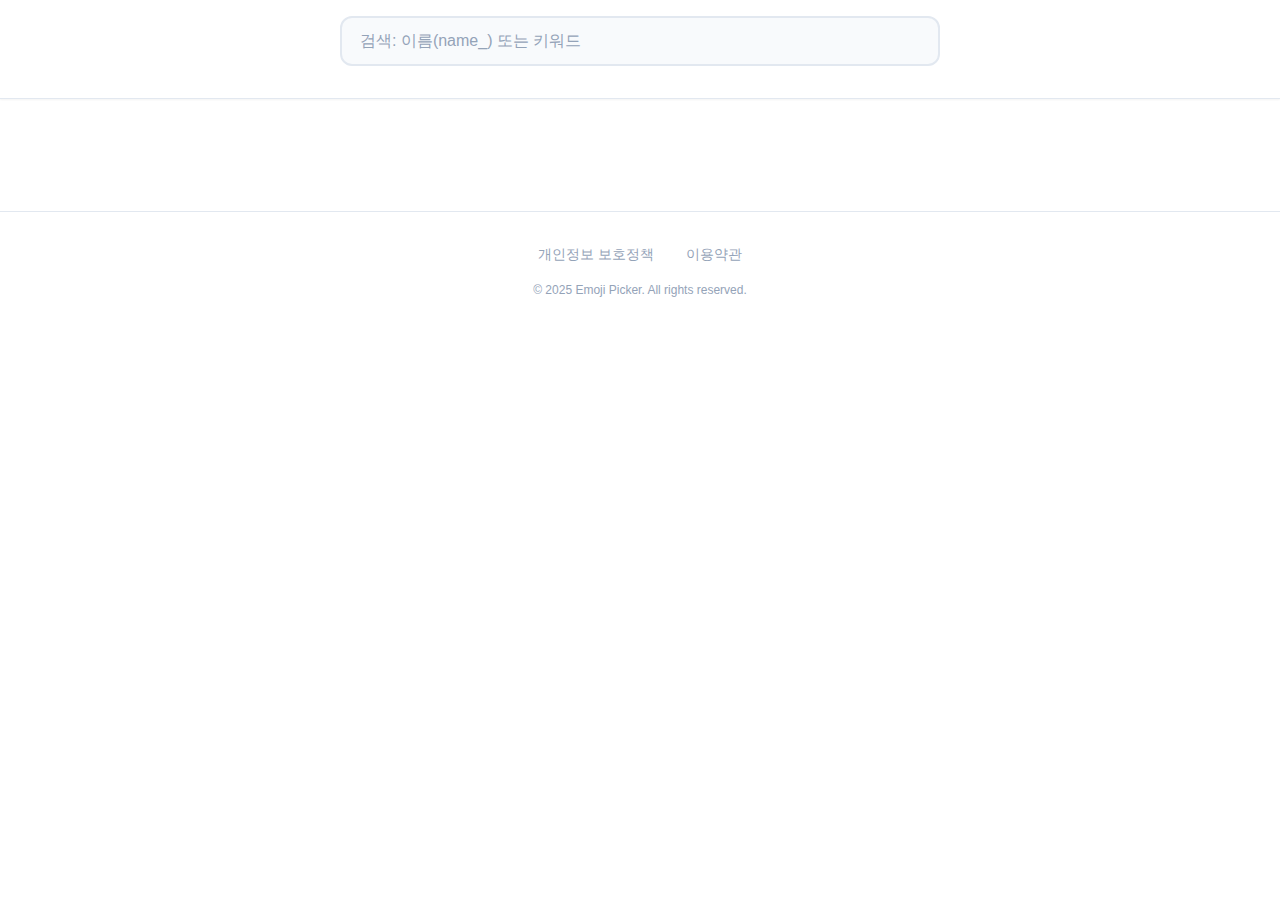
<file: index.html>
<!doctype html>
<html lang="ko">
<head>
  <meta charset="utf-8"/>
  <meta name="viewport" content="width=device-width, initial-scale=1"/>
  <title>Emoji Picker</title>
  <link rel="stylesheet" href="styles.css">
</head>
<body>
  <header class="header">
    <input id="search" class="search" placeholder="검색: 이름(name_) 또는 키워드" autocomplete="off">
    <div id="chips" class="chips"></div>
  </header>

  <main>
    <div id="grid" class="grid" aria-live="polite"></div>
    <div class="actions">
      <button id="more" class="more" hidden>더보기</button>
    </div>
  </main>

  <div id="toast" class="toast" role="status" aria-live="polite"></div>
  <div id="live" class="sr-only" aria-live="polite"></div>

  <script src="app.js"></script>
  <!-- index.html 하단, </body> 태그 직전에 추가 -->
<footer style="text-align: center; padding: 2rem; border-top: 1px solid var(--border); margin-top: 2rem;">
  <div style="display: flex; justify-content: center; gap: 2rem; margin-bottom: 1rem;">
    <a href="privacy.html" style="color: var(--text-muted); text-decoration: none; font-size: 0.875rem;">개인정보 보호정책</a>
    <a href="terms.html" style="color: var(--text-muted); text-decoration: none; font-size: 0.875rem;">이용약관</a>
  </div>
  <p style="color: var(--text-muted); font-size: 0.75rem;">© 2025 Emoji Picker. All rights reserved.</p>
</footer>
</body>
</html>
</file>
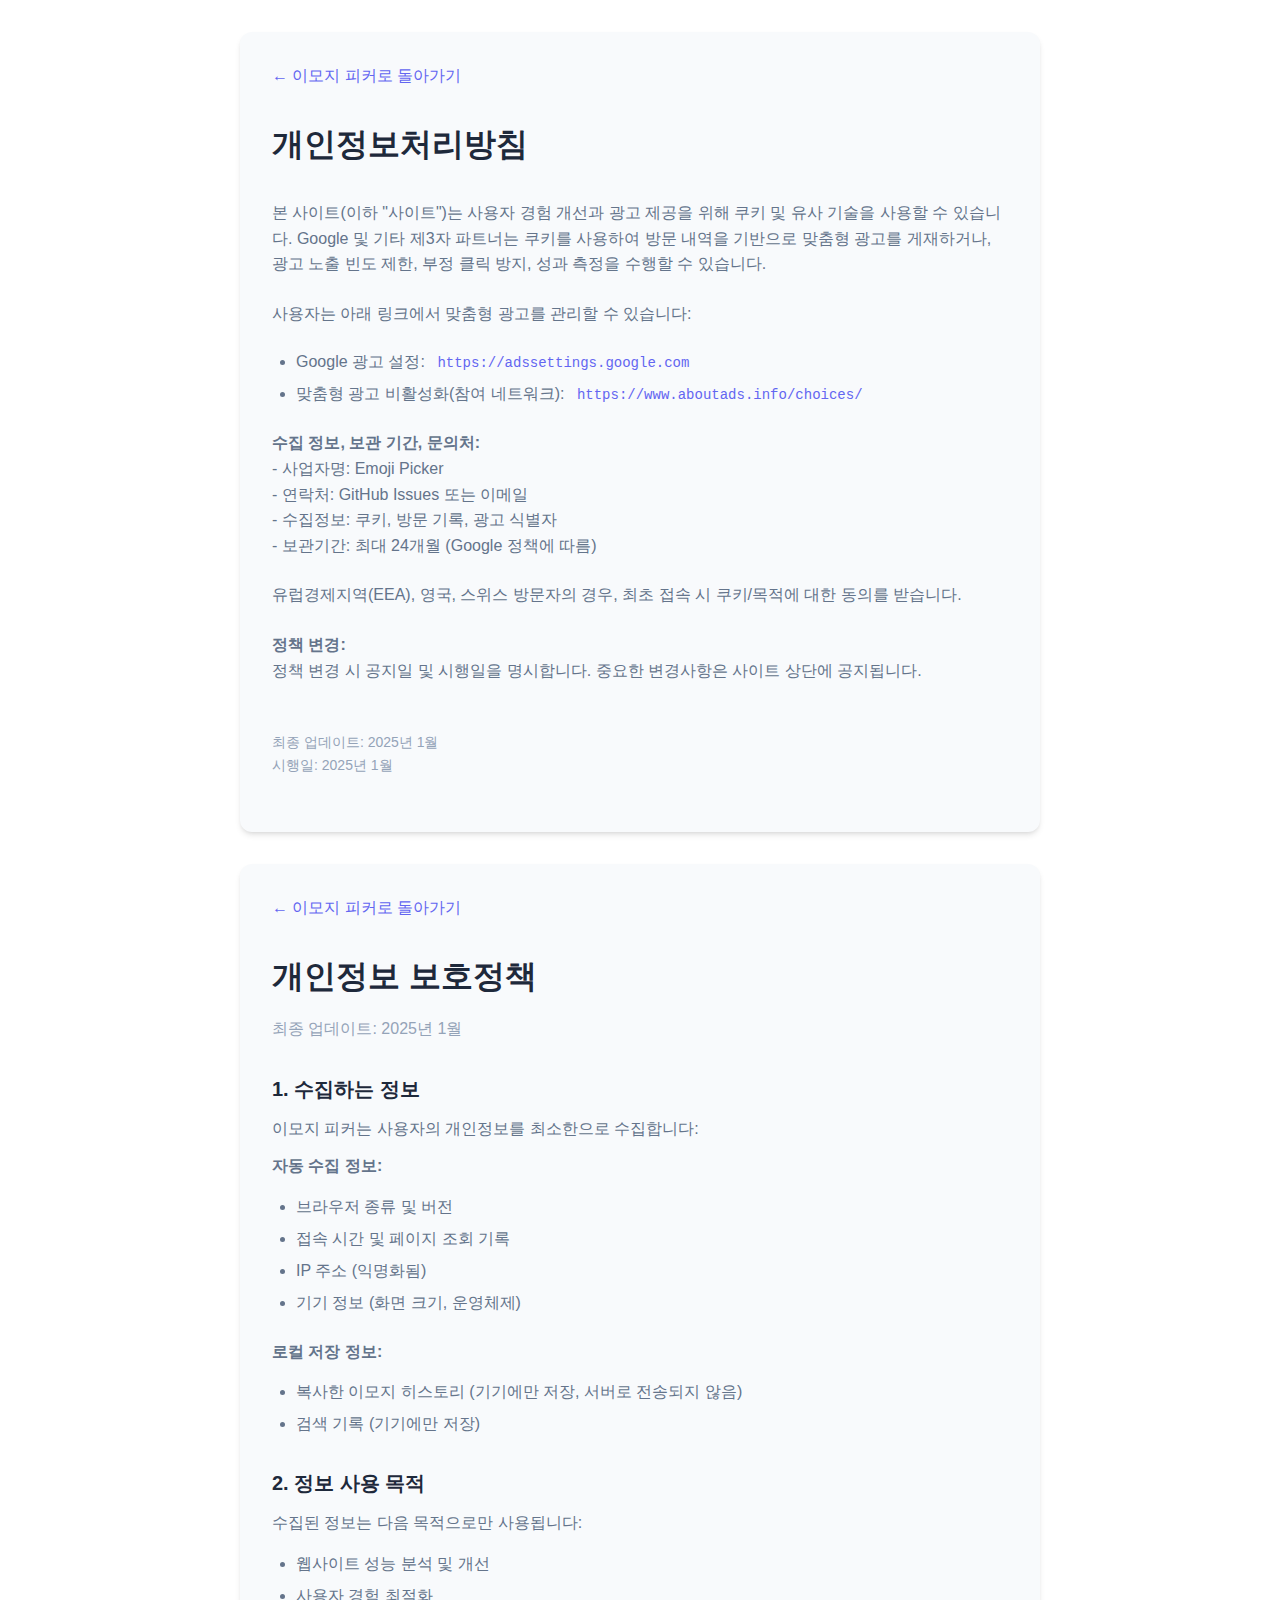
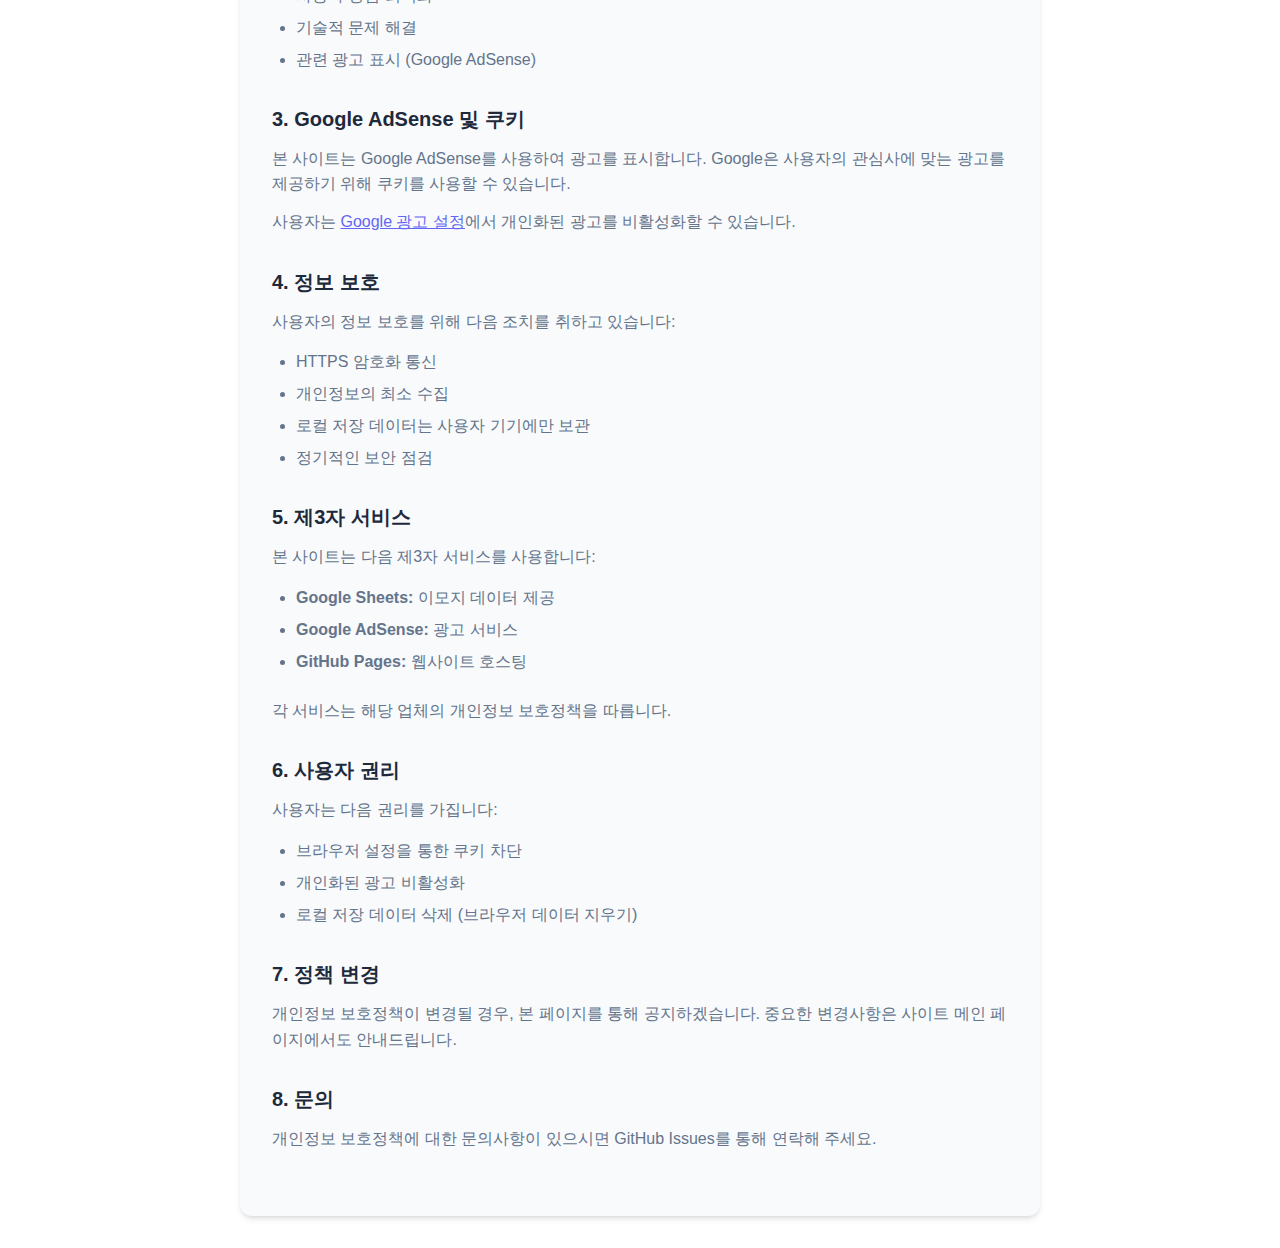
<file: provacy.html>
<!doctype html>
<html lang="ko">
<head>
  <meta charset="utf-8"/>
  <meta name="viewport" content="width=device-width, initial-scale=1"/>
  <title>개인정보처리방침 - Emoji Picker</title>
  <link rel="stylesheet" href="styles.css">
  <style>
    .policy-container {
      max-width: 800px;
      margin: 2rem auto;
      padding: 2rem;
      background: var(--surface);
      border-radius: var(--radius);
      box-shadow: var(--shadow-md);
    }
    .back-link {
      display: inline-flex;
      align-items: center;
      gap: 0.5rem;
      color: var(--primary-color);
      text-decoration: none;
      margin-bottom: 2rem;
      font-weight: 500;
    }
    .back-link:hover {
      text-decoration: underline;
    }
    h1 {
      font-size: 2rem;
      font-weight: 600;
      margin-bottom: 2rem;
      color: var(--text-primary);
    }
    p {
      line-height: 1.6;
      color: var(--text-secondary);
      margin-bottom: 1.5rem;
    }
    ul {
      margin: 1rem 0 1.5rem 1.5rem;
      color: var(--text-secondary);
    }
    li {
      margin-bottom: 0.5rem;
    }
    code {
      background: var(--surface);
      padding: 0.25rem 0.5rem;
      border-radius: var(--radius-sm);
      font-family: 'Monaco', 'Menlo', monospace;
      font-size: 0.875rem;
      color: var(--primary-color);
    }
  </style>
</head>
<body>
  <div class="policy-container">
    <a href="index.html" class="back-link">← 이모지 피커로 돌아가기</a>
    
    <h1>개인정보처리방침</h1>
    
    <p>본 사이트(이하 "사이트")는 사용자 경험 개선과 광고 제공을 위해 쿠키 및 유사 기술을 사용할 수 있습니다. Google 및 기타 제3자 파트너는 쿠키를 사용하여 방문 내역을 기반으로 맞춤형 광고를 게재하거나, 광고 노출 빈도 제한, 부정 클릭 방지, 성과 측정을 수행할 수 있습니다.</p>
    
    <p>사용자는 아래 링크에서 맞춤형 광고를 관리할 수 있습니다:</p>
    <ul>
      <li>Google 광고 설정: <code>https://adssettings.google.com</code></li>
      <li>맞춤형 광고 비활성화(참여 네트워크): <code>https://www.aboutads.info/choices/</code></li>
    </ul>
    
    <p><strong>수집 정보, 보관 기간, 문의처:</strong><br>
    - 사업자명: Emoji Picker<br>
    - 연락처: GitHub Issues 또는 이메일<br>
    - 수집정보: 쿠키, 방문 기록, 광고 식별자<br>
    - 보관기간: 최대 24개월 (Google 정책에 따름)</p>
    
    <p>유럽경제지역(EEA), 영국, 스위스 방문자의 경우, 최초 접속 시 쿠키/목적에 대한 동의를 받습니다.</p>
    
    <p><strong>정책 변경:</strong><br>
    정책 변경 시 공지일 및 시행일을 명시합니다. 중요한 변경사항은 사이트 상단에 공지됩니다.</p>
    
    <p style="color: var(--text-muted); font-size: 0.875rem; margin-top: 3rem;">
    최종 업데이트: 2025년 1월<br>
    시행일: 2025년 1월
    </p>
  </div>
</body>
</html><!doctype html>
<html lang="ko">
<head>
  <meta charset="utf-8"/>
  <meta name="viewport" content="width=device-width, initial-scale=1"/>
  <title>개인정보 보호정책 - Emoji Picker</title>
  <link rel="stylesheet" href="styles.css">
  <style>
    .policy-container {
      max-width: 800px;
      margin: 2rem auto;
      padding: 2rem;
      background: var(--surface);
      border-radius: var(--radius);
      box-shadow: var(--shadow-md);
    }
    .policy-title {
      font-size: 2rem;
      font-weight: 600;
      margin-bottom: 1rem;
      color: var(--text-primary);
    }
    .policy-section {
      margin-bottom: 2rem;
    }
    .policy-section h2 {
      font-size: 1.25rem;
      font-weight: 600;
      margin-bottom: 0.75rem;
      color: var(--text-primary);
    }
    .policy-section p {
      line-height: 1.6;
      color: var(--text-secondary);
      margin-bottom: 0.75rem;
    }
    .back-link {
      display: inline-flex;
      align-items: center;
      gap: 0.5rem;
      color: var(--primary-color);
      text-decoration: none;
      margin-bottom: 2rem;
      font-weight: 500;
    }
    .back-link:hover {
      text-decoration: underline;
    }
  </style>
</head>
<body>
  <div class="policy-container">
    <a href="index.html" class="back-link">← 이모지 피커로 돌아가기</a>
    
    <h1 class="policy-title">개인정보 보호정책</h1>
    <p style="color: var(--text-muted); margin-bottom: 2rem;">최종 업데이트: 2025년 1월</p>

    <div class="policy-section">
      <h2>1. 수집하는 정보</h2>
      <p>이모지 피커는 사용자의 개인정보를 최소한으로 수집합니다:</p>
      <p><strong>자동 수집 정보:</strong></p>
      <ul style="margin-left: 1.5rem; color: var(--text-secondary);">
        <li>브라우저 종류 및 버전</li>
        <li>접속 시간 및 페이지 조회 기록</li>
        <li>IP 주소 (익명화됨)</li>
        <li>기기 정보 (화면 크기, 운영체제)</li>
      </ul>
      <p><strong>로컬 저장 정보:</strong></p>
      <ul style="margin-left: 1.5rem; color: var(--text-secondary);">
        <li>복사한 이모지 히스토리 (기기에만 저장, 서버로 전송되지 않음)</li>
        <li>검색 기록 (기기에만 저장)</li>
      </ul>
    </div>

    <div class="policy-section">
      <h2>2. 정보 사용 목적</h2>
      <p>수집된 정보는 다음 목적으로만 사용됩니다:</p>
      <ul style="margin-left: 1.5rem; color: var(--text-secondary);">
        <li>웹사이트 성능 분석 및 개선</li>
        <li>사용자 경험 최적화</li>
        <li>기술적 문제 해결</li>
        <li>관련 광고 표시 (Google AdSense)</li>
      </ul>
    </div>

    <div class="policy-section">
      <h2>3. Google AdSense 및 쿠키</h2>
      <p>본 사이트는 Google AdSense를 사용하여 광고를 표시합니다. Google은 사용자의 관심사에 맞는 광고를 제공하기 위해 쿠키를 사용할 수 있습니다.</p>
      <p>사용자는 <a href="https://adssettings.google.com" target="_blank" style="color: var(--primary-color);">Google 광고 설정</a>에서 개인화된 광고를 비활성화할 수 있습니다.</p>
    </div>

    <div class="policy-section">
      <h2>4. 정보 보호</h2>
      <p>사용자의 정보 보호를 위해 다음 조치를 취하고 있습니다:</p>
      <ul style="margin-left: 1.5rem; color: var(--text-secondary);">
        <li>HTTPS 암호화 통신</li>
        <li>개인정보의 최소 수집</li>
        <li>로컬 저장 데이터는 사용자 기기에만 보관</li>
        <li>정기적인 보안 점검</li>
      </ul>
    </div>

    <div class="policy-section">
      <h2>5. 제3자 서비스</h2>
      <p>본 사이트는 다음 제3자 서비스를 사용합니다:</p>
      <ul style="margin-left: 1.5rem; color: var(--text-secondary);">
        <li><strong>Google Sheets:</strong> 이모지 데이터 제공</li>
        <li><strong>Google AdSense:</strong> 광고 서비스</li>
        <li><strong>GitHub Pages:</strong> 웹사이트 호스팅</li>
      </ul>
      <p>각 서비스는 해당 업체의 개인정보 보호정책을 따릅니다.</p>
    </div>

    <div class="policy-section">
      <h2>6. 사용자 권리</h2>
      <p>사용자는 다음 권리를 가집니다:</p>
      <ul style="margin-left: 1.5rem; color: var(--text-secondary);">
        <li>브라우저 설정을 통한 쿠키 차단</li>
        <li>개인화된 광고 비활성화</li>
        <li>로컬 저장 데이터 삭제 (브라우저 데이터 지우기)</li>
      </ul>
    </div>

    <div class="policy-section">
      <h2>7. 정책 변경</h2>
      <p>개인정보 보호정책이 변경될 경우, 본 페이지를 통해 공지하겠습니다. 중요한 변경사항은 사이트 메인 페이지에서도 안내드립니다.</p>
    </div>

    <div class="policy-section">
      <h2>8. 문의</h2>
      <p>개인정보 보호정책에 대한 문의사항이 있으시면 GitHub Issues를 통해 연락해 주세요.</p>
    </div>
  </div>
</body>
</html>
</file>
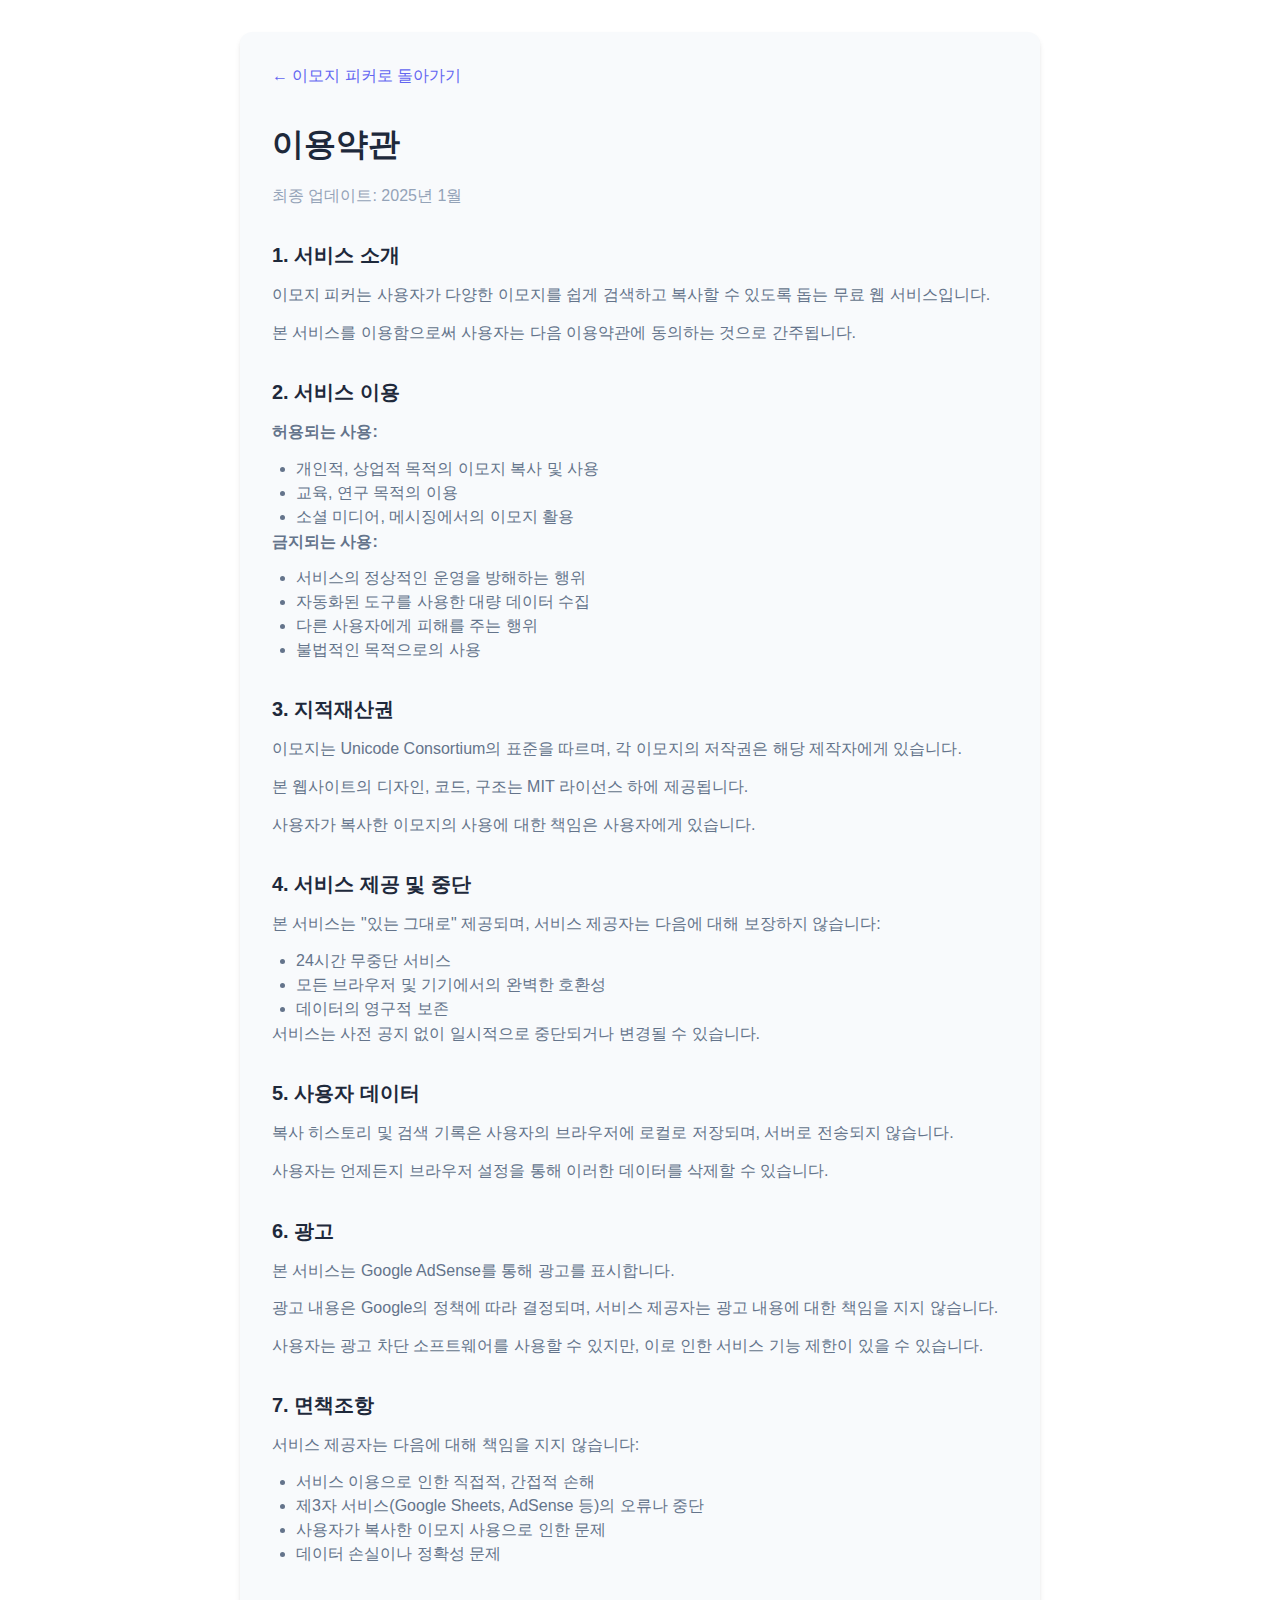
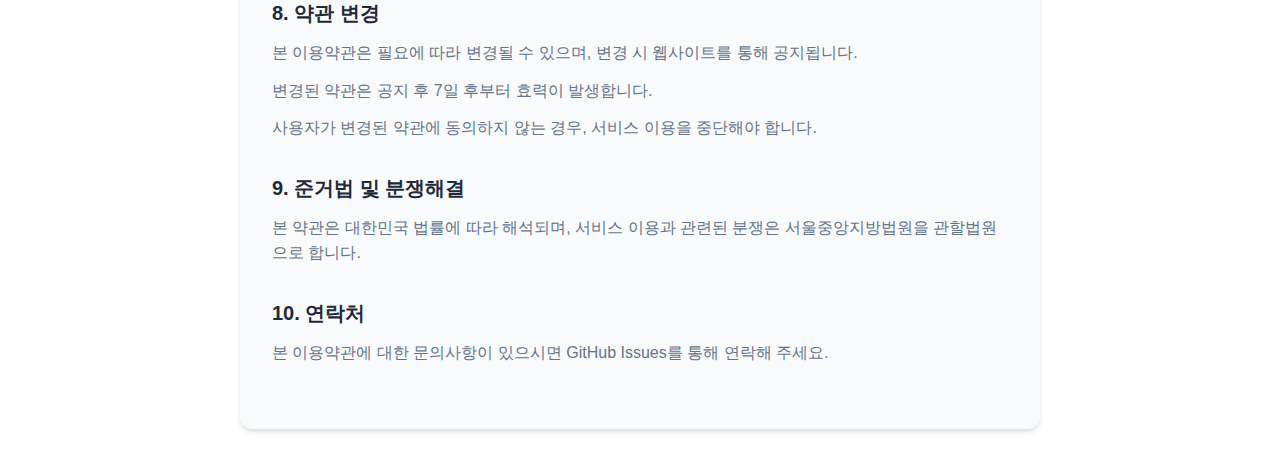
<file: terms.html>
<!doctype html>
<html lang="ko">
<head>
  <meta charset="utf-8"/>
  <meta name="viewport" content="width=device-width, initial-scale=1"/>
  <title>이용약관 - Emoji Picker</title>
  <link rel="stylesheet" href="styles.css">
  <style>
    .terms-container {
      max-width: 800px;
      margin: 2rem auto;
      padding: 2rem;
      background: var(--surface);
      border-radius: var(--radius);
      box-shadow: var(--shadow-md);
    }
    .terms-title {
      font-size: 2rem;
      font-weight: 600;
      margin-bottom: 1rem;
      color: var(--text-primary);
    }
    .terms-section {
      margin-bottom: 2rem;
    }
    .terms-section h2 {
      font-size: 1.25rem;
      font-weight: 600;
      margin-bottom: 0.75rem;
      color: var(--text-primary);
    }
    .terms-section p {
      line-height: 1.6;
      color: var(--text-secondary);
      margin-bottom: 0.75rem;
    }
    .back-link {
      display: inline-flex;
      align-items: center;
      gap: 0.5rem;
      color: var(--primary-color);
      text-decoration: none;
      margin-bottom: 2rem;
      font-weight: 500;
    }
    .back-link:hover {
      text-decoration: underline;
    }
  </style>
</head>
<body>
  <div class="terms-container">
    <a href="index.html" class="back-link">← 이모지 피커로 돌아가기</a>
    
    <h1 class="terms-title">이용약관</h1>
    <p style="color: var(--text-muted); margin-bottom: 2rem;">최종 업데이트: 2025년 1월</p>

    <div class="terms-section">
      <h2>1. 서비스 소개</h2>
      <p>이모지 피커는 사용자가 다양한 이모지를 쉽게 검색하고 복사할 수 있도록 돕는 무료 웹 서비스입니다.</p>
      <p>본 서비스를 이용함으로써 사용자는 다음 이용약관에 동의하는 것으로 간주됩니다.</p>
    </div>

    <div class="terms-section">
      <h2>2. 서비스 이용</h2>
      <p><strong>허용되는 사용:</strong></p>
      <ul style="margin-left: 1.5rem; color: var(--text-secondary);">
        <li>개인적, 상업적 목적의 이모지 복사 및 사용</li>
        <li>교육, 연구 목적의 이용</li>
        <li>소셜 미디어, 메시징에서의 이모지 활용</li>
      </ul>
      
      <p><strong>금지되는 사용:</strong></p>
      <ul style="margin-left: 1.5rem; color: var(--text-secondary);">
        <li>서비스의 정상적인 운영을 방해하는 행위</li>
        <li>자동화된 도구를 사용한 대량 데이터 수집</li>
        <li>다른 사용자에게 피해를 주는 행위</li>
        <li>불법적인 목적으로의 사용</li>
      </ul>
    </div>

    <div class="terms-section">
      <h2>3. 지적재산권</h2>
      <p>이모지는 Unicode Consortium의 표준을 따르며, 각 이모지의 저작권은 해당 제작자에게 있습니다.</p>
      <p>본 웹사이트의 디자인, 코드, 구조는 MIT 라이선스 하에 제공됩니다.</p>
      <p>사용자가 복사한 이모지의 사용에 대한 책임은 사용자에게 있습니다.</p>
    </div>

    <div class="terms-section">
      <h2>4. 서비스 제공 및 중단</h2>
      <p>본 서비스는 "있는 그대로" 제공되며, 서비스 제공자는 다음에 대해 보장하지 않습니다:</p>
      <ul style="margin-left: 1.5rem; color: var(--text-secondary);">
        <li>24시간 무중단 서비스</li>
        <li>모든 브라우저 및 기기에서의 완벽한 호환성</li>
        <li>데이터의 영구적 보존</li>
      </ul>
      <p>서비스는 사전 공지 없이 일시적으로 중단되거나 변경될 수 있습니다.</p>
    </div>

    <div class="terms-section">
      <h2>5. 사용자 데이터</h2>
      <p>복사 히스토리 및 검색 기록은 사용자의 브라우저에 로컬로 저장되며, 서버로 전송되지 않습니다.</p>
      <p>사용자는 언제든지 브라우저 설정을 통해 이러한 데이터를 삭제할 수 있습니다.</p>
    </div>

    <div class="terms-section">
      <h2>6. 광고</h2>
      <p>본 서비스는 Google AdSense를 통해 광고를 표시합니다.</p>
      <p>광고 내용은 Google의 정책에 따라 결정되며, 서비스 제공자는 광고 내용에 대한 책임을 지지 않습니다.</p>
      <p>사용자는 광고 차단 소프트웨어를 사용할 수 있지만, 이로 인한 서비스 기능 제한이 있을 수 있습니다.</p>
    </div>

    <div class="terms-section">
      <h2>7. 면책조항</h2>
      <p>서비스 제공자는 다음에 대해 책임을 지지 않습니다:</p>
      <ul style="margin-left: 1.5rem; color: var(--text-secondary);">
        <li>서비스 이용으로 인한 직접적, 간접적 손해</li>
        <li>제3자 서비스(Google Sheets, AdSense 등)의 오류나 중단</li>
        <li>사용자가 복사한 이모지 사용으로 인한 문제</li>
        <li>데이터 손실이나 정확성 문제</li>
      </ul>
    </div>

    <div class="terms-section">
      <h2>8. 약관 변경</h2>
      <p>본 이용약관은 필요에 따라 변경될 수 있으며, 변경 시 웹사이트를 통해 공지됩니다.</p>
      <p>변경된 약관은 공지 후 7일 후부터 효력이 발생합니다.</p>
      <p>사용자가 변경된 약관에 동의하지 않는 경우, 서비스 이용을 중단해야 합니다.</p>
    </div>

    <div class="terms-section">
      <h2>9. 준거법 및 분쟁해결</h2>
      <p>본 약관은 대한민국 법률에 따라 해석되며, 서비스 이용과 관련된 분쟁은 서울중앙지방법원을 관할법원으로 합니다.</p>
    </div>

    <div class="terms-section">
      <h2>10. 연락처</h2>
      <p>본 이용약관에 대한 문의사항이 있으시면 GitHub Issues를 통해 연락해 주세요.</p>
    </div>
  </div>
</body>
</html>
</file>
<file: styles.css>
/* 기본 리셋 및 변수 */
* {
  margin: 0;
  padding: 0;
  box-sizing: border-box;
}

:root {
  --primary-color: #6366f1;
  --primary-hover: #5855eb;
  --background: #ffffff;
  --surface: #f8fafc;
  --surface-hover: #f1f5f9;
  --border: #e2e8f0;
  --text-primary: #1e293b;
  --text-secondary: #64748b;
  --text-muted: #94a3b8;
  --shadow-sm: 0 1px 2px 0 rgb(0 0 0 / 0.05);
  --shadow-md: 0 4px 6px -1px rgb(0 0 0 / 0.1), 0 2px 4px -2px rgb(0 0 0 / 0.1);
  --shadow-lg: 0 10px 15px -3px rgb(0 0 0 / 0.1), 0 4px 6px -4px rgb(0 0 0 / 0.1);
  --radius: 0.75rem;
  --radius-sm: 0.5rem;
}

/* 다크 모드 */
@media (prefers-color-scheme: dark) {
  :root {
    --background: #0f172a;
    --surface: #1e293b;
    --surface-hover: #334155;
    --border: #334155;
    --text-primary: #f1f5f9;
    --text-secondary: #cbd5e1;
    --text-muted: #94a3b8;
  }
}

body {
  font-family: -apple-system, BlinkMacSystemFont, 'Segoe UI', Roboto, sans-serif;
  background-color: var(--background);
  color: var(--text-primary);
  line-height: 1.5;
  min-height: 100vh;
}

/* 접근성: 화면 리더 전용 */
.sr-only {
  position: absolute;
  width: 1px;
  height: 1px;
  padding: 0;
  margin: -1px;
  overflow: hidden;
  clip: rect(0, 0, 0, 0);
  white-space: nowrap;
  border: 0;
}

/* 헤더 */
.header {
  position: sticky;
  top: 0;
  background: var(--background);
  backdrop-filter: blur(8px);
  border-bottom: 1px solid var(--border);
  padding: 1rem;
  z-index: 100;
  box-shadow: var(--shadow-sm);
}

/* 검색바 */
.search {
  width: 100%;
  max-width: 600px;
  margin: 0 auto;
  display: block;
  padding: 0.875rem 1.125rem;
  font-size: 1rem;
  border: 2px solid var(--border);
  border-radius: var(--radius);
  background: var(--surface);
  color: var(--text-primary);
  transition: all 0.2s ease;
}

.search::placeholder {
  color: var(--text-muted);
}

.search:focus {
  outline: none;
  border-color: var(--primary-color);
  box-shadow: 0 0 0 3px rgb(99 102 241 / 0.1);
}

/* 카테고리 칩 */
.chips {
  display: flex;
  flex-wrap: wrap;
  gap: 0.5rem;
  margin-top: 1rem;
  justify-content: center;
}

.chip {
  display: inline-flex;
  align-items: center;
  gap: 0.375rem;
  padding: 0.5rem 0.875rem;
  background: var(--surface);
  border: 1px solid var(--border);
  border-radius: 9999px;
  font-size: 0.875rem;
  font-weight: 500;
  color: var(--text-secondary);
  cursor: pointer;
  transition: all 0.2s ease;
  user-select: none;
}

.chip:hover {
  background: var(--surface-hover);
  border-color: var(--primary-color);
  color: var(--text-primary);
}

.chip.active {
  background: var(--primary-color);
  color: white;
  border-color: var(--primary-color);
}

.chip-emoji {
  font-size: 1rem;
}

.chip-count {
  background: rgba(255, 255, 255, 0.2);
  padding: 0.125rem 0.375rem;
  border-radius: 9999px;
  font-size: 0.75rem;
  font-weight: 600;
}

/* 메인 콘텐츠 */
main {
  padding: 1.5rem 1rem;
  max-width: 1200px;
  margin: 0 auto;
}

/* 이모지 그리드 */
.grid {
  display: grid;
  grid-template-columns: repeat(auto-fill, minmax(80px, 1fr));
  gap: 0.75rem;
  margin-bottom: 2rem;
}

@media (min-width: 640px) {
  .grid {
    grid-template-columns: repeat(auto-fill, minmax(100px, 1fr));
    gap: 1rem;
  }
}

/* 이모지 카드 */
.emoji-card {
  display: flex;
  flex-direction: column;
  align-items: center;
  justify-content: center;
  aspect-ratio: 1;
  padding: 0.75rem;
  background: var(--surface);
  border: 1px solid var(--border);
  border-radius: var(--radius);
  cursor: pointer;
  transition: all 0.2s ease;
  text-decoration: none;
  color: inherit;
  position: relative;
  overflow: hidden;
}

.emoji-card:hover {
  background: var(--surface-hover);
  border-color: var(--primary-color);
  transform: translateY(-2px);
  box-shadow: var(--shadow-lg);
}

.emoji-card:active {
  transform: translateY(0);
  box-shadow: var(--shadow-md);
}

.emoji-symbol {
  font-size: 2rem;
  line-height: 1;
  margin-bottom: 0.5rem;
  user-select: none;
}

@media (min-width: 640px) {
  .emoji-symbol {
    font-size: 2.5rem;
  }
}

.emoji-name {
  font-size: 0.75rem;
  font-weight: 500;
  color: var(--text-secondary);
  text-align: center;
  line-height: 1.3;
  display: -webkit-box;
  -webkit-line-clamp: 2;
  -webkit-box-orient: vertical;
  overflow: hidden;
}

/* 복사 표시 */
.emoji-card.copied::after {
  content: '복사됨!';
  position: absolute;
  top: 50%;
  left: 50%;
  transform: translate(-50%, -50%);
  background: var(--primary-color);
  color: white;
  padding: 0.25rem 0.5rem;
  border-radius: var(--radius-sm);
  font-size: 0.75rem;
  font-weight: 600;
  white-space: nowrap;
  animation: fadeInOut 1.5s ease;
}

@keyframes fadeInOut {
  0%, 100% { opacity: 0; }
  20%, 80% { opacity: 1; }
}

/* 액션 버튼들 */
.actions {
  display: flex;
  justify-content: center;
  margin-top: 2rem;
}

.more {
  display: inline-flex;
  align-items: center;
  gap: 0.5rem;
  padding: 0.75rem 1.5rem;
  background: var(--primary-color);
  color: white;
  border: none;
  border-radius: var(--radius);
  font-size: 1rem;
  font-weight: 600;
  cursor: pointer;
  transition: all 0.2s ease;
  box-shadow: var(--shadow-md);
}

.more:hover {
  background: var(--primary-hover);
  transform: translateY(-1px);
  box-shadow: var(--shadow-lg);
}

.more:active {
  transform: translateY(0);
}

.more[hidden] {
  display: none;
}

/* 토스트 메시지 */
.toast {
  position: fixed;
  bottom: 2rem;
  left: 50%;
  transform: translateX(-50%);
  background: var(--text-primary);
  color: var(--background);
  padding: 0.75rem 1.5rem;
  border-radius: var(--radius);
  font-weight: 500;
  box-shadow: var(--shadow-lg);
  z-index: 1000;
  opacity: 0;
  pointer-events: none;
  transition: all 0.3s ease;
}

.toast.show {
  opacity: 1;
  pointer-events: auto;
  transform: translateX(-50%) translateY(-8px);
}

/* 로딩 상태 */
.loading {
  display: flex;
  justify-content: center;
  align-items: center;
  padding: 2rem;
  color: var(--text-muted);
}

.loading::before {
  content: '';
  width: 2rem;
  height: 2rem;
  border: 3px solid var(--border);
  border-top-color: var(--primary-color);
  border-radius: 50%;
  animation: spin 1s linear infinite;
  margin-right: 0.75rem;
}

@keyframes spin {
  to { transform: rotate(360deg); }
}

/* 빈 상태 */
.empty {
  text-align: center;
  padding: 3rem 1rem;
  color: var(--text-muted);
}

.empty-emoji {
  font-size: 3rem;
  margin-bottom: 1rem;
}

.empty-text {
  font-size: 1.125rem;
  margin-bottom: 0.5rem;
}

.empty-subtext {
  font-size: 0.875rem;
}

/* 반응형 조정 */
@media (max-width: 640px) {
  .header {
    padding: 0.75rem;
  }
  
  main {
    padding: 1rem 0.75rem;
  }
  
  .chips {
    justify-content: flex-start;
    overflow-x: auto;
    flex-wrap: nowrap;
    padding-bottom: 0.5rem;
  }
  
  .chip {
    flex-shrink: 0;
  }
}

/* 복사 모달 */
.modal-overlay {
  position: fixed;
  top: 0;
  left: 0;
  right: 0;
  bottom: 0;
  background: rgba(0, 0, 0, 0.5);
  backdrop-filter: blur(4px);
  display: flex;
  align-items: center;
  justify-content: center;
  z-index: 1000;
  opacity: 0;
  pointer-events: none;
  transition: all 0.2s ease;
}

.modal-overlay.show {
  opacity: 1;
  pointer-events: auto;
}

.modal {
  background: var(--background);
  border-radius: var(--radius);
  padding: 1.5rem;
  max-width: 400px;
  width: 90%;
  max-height: 80vh;
  overflow-y: auto;
  box-shadow: var(--shadow-lg);
  border: 1px solid var(--border);
  transform: scale(0.9) translateY(20px);
  transition: transform 0.2s ease;
}

.modal-overlay.show .modal {
  transform: scale(1) translateY(0);
}

.modal-header {
  display: flex;
  align-items: center;
  justify-content: space-between;
  margin-bottom: 1rem;
  padding-bottom: 1rem;
  border-bottom: 1px solid var(--border);
}

.modal-title {
  font-size: 1.25rem;
  font-weight: 600;
  color: var(--text-primary);
}

.modal-close {
  background: none;
  border: none;
  font-size: 1.5rem;
  color: var(--text-muted);
  cursor: pointer;
  padding: 0.25rem;
  border-radius: var(--radius-sm);
  transition: all 0.2s ease;
}

.modal-close:hover {
  background: var(--surface-hover);
  color: var(--text-primary);
}

.modal-emoji {
  text-align: center;
  margin-bottom: 1.5rem;
}

.modal-emoji-symbol {
  font-size: 4rem;
  line-height: 1;
  margin-bottom: 0.5rem;
  display: block;
}

.modal-emoji-names {
  text-align: center;
  margin-bottom: 1.5rem;
}

.modal-emoji-name-ko {
  font-size: 1.125rem;
  font-weight: 600;
  color: var(--text-primary);
  margin-bottom: 0.25rem;
}

.modal-emoji-name-en {
  font-size: 0.875rem;
  color: var(--text-secondary);
  font-style: italic;
  display: none; /* 영문명 숨김 */
}

.modal-emoji-code {
  font-size: 0.75rem;
  color: var(--text-muted);
  font-family: 'Monaco', 'Menlo', monospace;
  background: var(--surface);
  padding: 0.25rem 0.5rem;
  border-radius: var(--radius-sm);
  display: inline-block;
  margin-top: 0.5rem;
}

.modal-actions {
  display: grid;
  grid-template-columns: 1fr 1fr;
  gap: 0.75rem;
  margin-top: 1.5rem;
}

.modal-button {
  display: flex;
  align-items: center;
  justify-content: center;
  gap: 0.5rem;
  padding: 0.75rem 1rem;
  border: 1px solid var(--border);
  border-radius: var(--radius);
  background: var(--surface);
  color: var(--text-primary);
  font-weight: 500;
  cursor: pointer;
  transition: all 0.2s ease;
  text-decoration: none;
}

.modal-button:hover {
  background: var(--surface-hover);
  border-color: var(--primary-color);
  transform: translateY(-1px);
  box-shadow: var(--shadow-md);
}

.modal-button.primary {
  background: var(--primary-color);
  color: white;
  border-color: var(--primary-color);
}

.modal-button.primary:hover {
  background: var(--primary-hover);
}

.modal-button-icon {
  font-size: 1rem;
}

/* 이모지 폴백 지원 */
.emoji-symbol {
  font-family: 
    'Apple Color Emoji',
    'Segoe UI Emoji', 
    'Segoe UI Symbol',
    'Noto Color Emoji',
    'EmojiOne Color',
    'Android Emoji',
    'Twemoji Mozilla',
    sans-serif;
  font-variant-emoji: emoji;
}

.modal-emoji-symbol {
  font-family: 
    'Apple Color Emoji',
    'Segoe UI Emoji', 
    'Segoe UI Symbol',
    'Noto Color Emoji',
    'EmojiOne Color',
    'Android Emoji',
    'Twemoji Mozilla',
    sans-serif;
  font-variant-emoji: emoji;
}

/* 이모지 대체 텍스트 */
.emoji-fallback {
  background: var(--surface);
  border: 1px dashed var(--border);
  color: var(--text-muted);
  font-size: 0.75rem;
  display: flex;
  align-items: center;
  justify-content: center;
  text-align: center;
  line-height: 1.2;
  padding: 0.25rem;
}

/* 복사 히스토리 사이드바 */
.copy-sidebar {
  position: fixed;
  top: 0;
  right: -400px;
  width: 350px;
  height: 100vh;
  background: var(--background);
  border-left: 1px solid var(--border);
  box-shadow: var(--shadow-lg);
  z-index: 1000;
  transition: right 0.3s ease;
  overflow: hidden;
  display: flex;
  flex-direction: column;
}

.copy-sidebar.open {
  right: 0;
}

.copy-sidebar-header {
  padding: 1rem;
  border-bottom: 1px solid var(--border);
  background: var(--surface);
  display: flex;
  align-items: center;
  justify-content: space-between;
  flex-shrink: 0;
}

.copy-sidebar-title {
  font-size: 1.125rem;
  font-weight: 600;
  color: var(--text-primary);
}

.copy-sidebar-toggle {
  background: none;
  border: none;
  font-size: 1.25rem;
  color: var(--text-muted);
  cursor: pointer;
  padding: 0.5rem;
  border-radius: var(--radius-sm);
  transition: all 0.2s ease;
}

.copy-sidebar-toggle:hover {
  background: var(--surface-hover);
  color: var(--text-primary);
}

.copy-sidebar-content {
  flex: 1;
  overflow-y: auto;
  padding: 0;
}

.copy-history {
  display: flex;
  flex-direction: column;
  gap: 0;
}

.copy-item {
  padding: 1rem;
  border-bottom: 1px solid var(--border);
  transition: all 0.2s ease;
  cursor: pointer;
  background: var(--background);
}

.copy-item:hover {
  background: var(--surface-hover);
}

.copy-item:last-child {
  border-bottom: none;
}

.copy-item.latest {
  background: rgba(99, 102, 241, 0.05);
  border-left: 3px solid var(--primary-color);
}

.copy-item-header {
  display: flex;
  align-items: center;
  justify-content: between;
  margin-bottom: 0.5rem;
}

.copy-item-emoji {
  font-size: 1.5rem;
  margin-right: 0.75rem;
  font-family: 
    'Apple Color Emoji',
    'Segoe UI Emoji', 
    'Segoe UI Symbol',
    'Noto Color Emoji',
    'EmojiOne Color',
    'Android Emoji',
    'Twemoji Mozilla',
    sans-serif;
}

.copy-item-names {
  flex: 1;
}

.copy-item-name-ko {
  font-weight: 500;
  color: var(--text-primary);
  font-size: 0.875rem;
  line-height: 1.3;
}

.copy-item-name-en {
  font-size: 0.75rem;
  color: var(--text-secondary);
  font-style: italic;
}

.copy-item-time {
  font-size: 0.7rem;
  color: var(--text-muted);
  flex-shrink: 0;
  margin-left: 0.5rem;
}

.copy-item-actions {
  display: flex;
  gap: 0.5rem;
  margin-top: 0.5rem;
}

.copy-item-btn {
  padding: 0.25rem 0.5rem;
  font-size: 0.75rem;
  border: 1px solid var(--border);
  border-radius: var(--radius-sm);
  background: var(--surface);
  color: var(--text-secondary);
  cursor: pointer;
  transition: all 0.2s ease;
}

.copy-item-btn:hover {
  background: var(--primary-color);
  color: white;
  border-color: var(--primary-color);
}

.copy-empty {
  padding: 2rem 1rem;
  text-align: center;
  color: var(--text-muted);
}

.copy-empty-emoji {
  font-size: 2rem;
  margin-bottom: 0.5rem;
  display: block;
}

/* 사이드바 토글 버튼 */
.sidebar-toggle {
  position: fixed;
  top: 50%;
  right: 20px;
  transform: translateY(-50%);
  background: var(--primary-color);
  color: white;
  border: none;
  width: 50px;
  height: 50px;
  border-radius: 50%;
  box-shadow: var(--shadow-lg);
  cursor: pointer;
  z-index: 999;
  transition: all 0.2s ease;
  display: flex;
  align-items: center;
  justify-content: center;
  font-size: 1.25rem;
}

.sidebar-toggle:hover {
  background: var(--primary-hover);
  transform: translateY(-50%) scale(1.1);
}

.sidebar-toggle.active {
  right: 370px;
}

/* 메인 콘텐츠 조정 */
.main-content {
  transition: margin-right 0.3s ease;
}

.main-content.sidebar-open {
  margin-right: 350px;
}

/* 모바일 반응형 */
@media (max-width: 768px) {
  .copy-sidebar {
    width: 100%;
    right: -100%;
  }
  
  .sidebar-toggle.active {
    right: 20px;
  }
  
  .main-content.sidebar-open {
    margin-right: 0;
  }
}

/* 고대비 모드 지원 */
@media (prefers-contrast: high) {
  .emoji-card {
    border-width: 2px;
  }
  
  .search {
    border-width: 2px;
  }
  
  .modal {
    border-width: 2px;
  }
}
</file>
